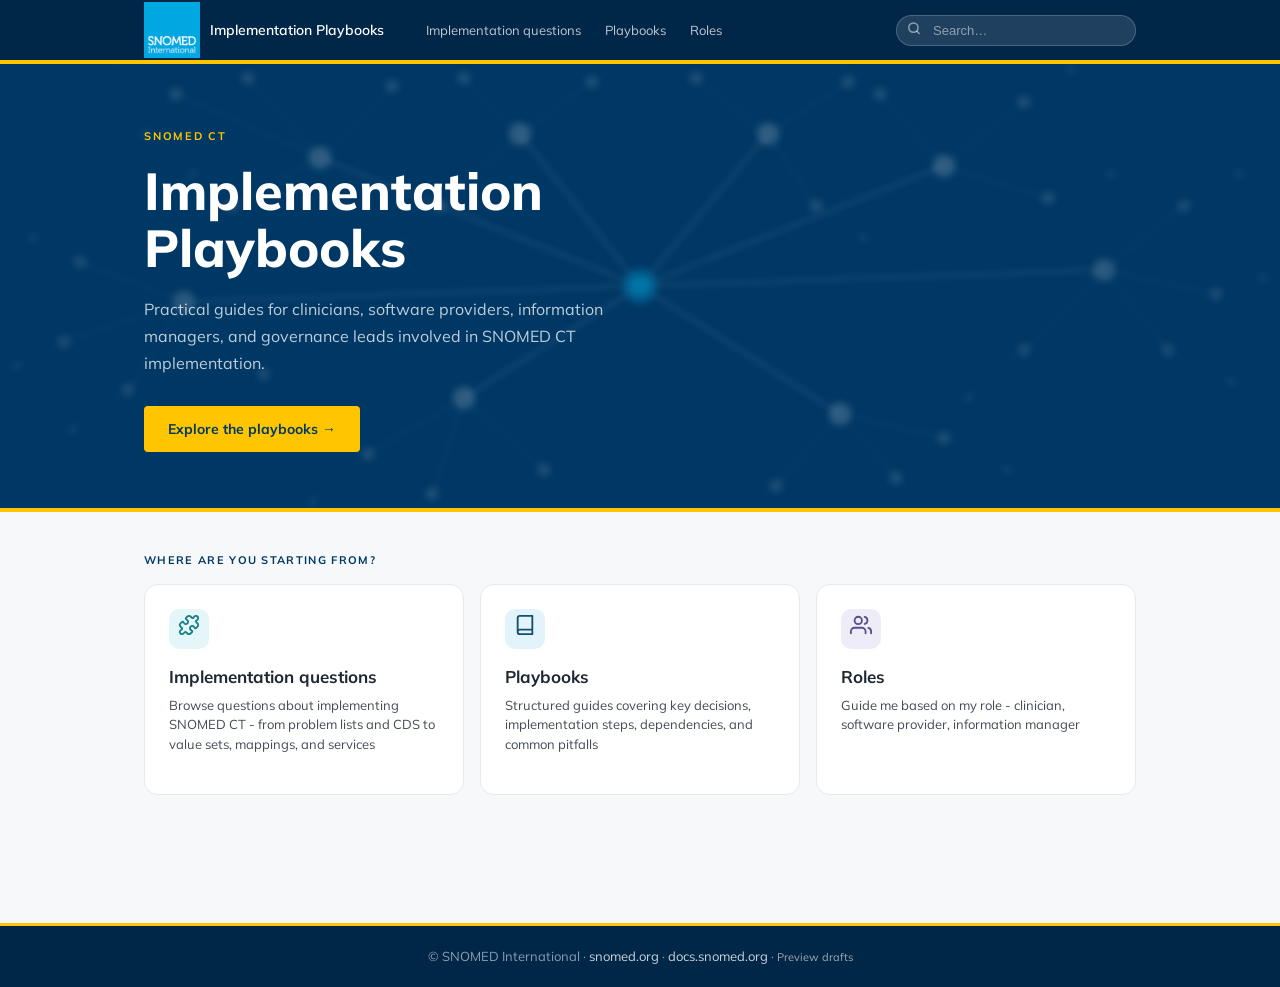
<file: navigator/index.html>
<!DOCTYPE html>
<html lang="en">
<head>
  <meta charset="UTF-8">
  <meta name="viewport" content="width=device-width, initial-scale=1.0">
  <meta name="description" content="SNOMED CT Implementation Playbooks - practical guides for implementing SNOMED CT by use case, capability, or role.">
  <title>SNOMED CT Implementation Playbooks</title>
  <link rel="icon" href="favicon.jpg" type="image/jpeg" sizes="32x32">
  <link rel="apple-touch-icon" href="apple-touch-icon.jpg" type="image/jpeg" sizes="180x180">
  <link rel="preconnect" href="https://fonts.googleapis.com">
  <link rel="preconnect" href="https://fonts.gstatic.com" crossorigin>
  <link href="https://fonts.googleapis.com/css2?family=Mulish:wght@300;400;600;700;800&display=swap" rel="stylesheet">
  <link rel="stylesheet" href="styles.css">
</head>
<body>

<!-- ── Header ─────────────────────────────────────────────────────────── -->
<header class="site-header" role="banner">
  <div class="header-inner">
    <a href="#/" class="header-logo" aria-label="SNOMED CT Implementation Playbooks - home">
      <img src="SI_logo.jpg" alt="SNOMED International" height="40" style="flex-shrink:0;display:block">
      <span class="logo-product">Implementation Playbooks</span>
    </a>

    <nav class="header-nav" aria-label="Perspectives">
      <a href="#/browse/capability">Implementation questions</a>
      <a href="#/playbooks">Playbooks</a>
      <a href="#/browse/role">Roles</a>
    </nav>

    <div class="header-search" role="search">
      <span class="search-icon" aria-hidden="true">
        <svg xmlns="http://www.w3.org/2000/svg" width="14" height="14" viewBox="0 0 24 24" fill="none" stroke="currentColor" stroke-width="2.5" stroke-linecap="round" stroke-linejoin="round">
          <circle cx="11" cy="11" r="8"/><path d="m21 21-4.35-4.35"/>
        </svg>
      </span>
      <input
        type="search"
        id="search-input"
        placeholder="Search…"
        aria-label="Search"
        aria-autocomplete="list"
        aria-controls="search-results"
        autocomplete="off"
      >
      <div id="search-results" class="search-results" role="listbox" aria-label="Search suggestions"></div>
    </div>
  </div>
</header>

<!-- ── Main ───────────────────────────────────────────────────────────── -->
<main id="main" role="main">

  <!-- Landing view -->
  <div id="view-landing" class="view">
    <div class="landing-hero">
      <div class="hero-bg-illustration" aria-hidden="true">
        <svg viewBox="0 0 1600 600" xmlns="http://www.w3.org/2000/svg" preserveAspectRatio="xMidYMid slice">
          <!-- Root → L1 edges -->
          <line x1="800" y1="300" x2="400" y2="140" stroke="white" stroke-width="1.5" opacity="0.35"/>
          <line x1="800" y1="300" x2="650" y2="110" stroke="white" stroke-width="1.5" opacity="0.35"/>
          <line x1="800" y1="300" x2="960" y2="110" stroke="white" stroke-width="1.5" opacity="0.35"/>
          <line x1="800" y1="300" x2="1180" y2="150" stroke="white" stroke-width="1.5" opacity="0.35"/>
          <line x1="800" y1="300" x2="580" y2="440" stroke="white" stroke-width="1.5" opacity="0.35"/>
          <line x1="800" y1="300" x2="1050" y2="460" stroke="white" stroke-width="1.5" opacity="0.35"/>
          <line x1="800" y1="300" x2="230" y2="320" stroke="white" stroke-width="1.5" opacity="0.3"/>
          <line x1="800" y1="300" x2="1380" y2="280" stroke="white" stroke-width="1.5" opacity="0.3"/>
          <!-- L1 → L2 edges -->
          <line x1="400" y1="140" x2="220" y2="60" stroke="white" stroke-width="0.9" opacity="0.2"/>
          <line x1="400" y1="140" x2="310" y2="40" stroke="white" stroke-width="0.9" opacity="0.2"/>
          <line x1="400" y1="140" x2="490" y2="50" stroke="white" stroke-width="0.9" opacity="0.2"/>
          <line x1="400" y1="140" x2="290" y2="200" stroke="white" stroke-width="0.9" opacity="0.2"/>
          <line x1="650" y1="110" x2="580" y2="40" stroke="white" stroke-width="0.9" opacity="0.2"/>
          <line x1="650" y1="110" x2="740" y2="45" stroke="white" stroke-width="0.9" opacity="0.2"/>
          <line x1="650" y1="110" x2="550" y2="200" stroke="white" stroke-width="0.9" opacity="0.2"/>
          <line x1="960" y1="110" x2="870" y2="40" stroke="white" stroke-width="0.9" opacity="0.2"/>
          <line x1="960" y1="110" x2="1060" y2="45" stroke="white" stroke-width="0.9" opacity="0.2"/>
          <line x1="960" y1="110" x2="1020" y2="200" stroke="white" stroke-width="0.9" opacity="0.2"/>
          <line x1="1180" y1="150" x2="1100" y2="60" stroke="white" stroke-width="0.9" opacity="0.2"/>
          <line x1="1180" y1="150" x2="1280" y2="70" stroke="white" stroke-width="0.9" opacity="0.2"/>
          <line x1="1180" y1="150" x2="1310" y2="190" stroke="white" stroke-width="0.9" opacity="0.2"/>
          <line x1="580" y1="440" x2="460" y2="510" stroke="white" stroke-width="0.9" opacity="0.2"/>
          <line x1="580" y1="440" x2="540" y2="560" stroke="white" stroke-width="0.9" opacity="0.2"/>
          <line x1="580" y1="440" x2="680" y2="530" stroke="white" stroke-width="0.9" opacity="0.2"/>
          <line x1="1050" y1="460" x2="970" y2="550" stroke="white" stroke-width="0.9" opacity="0.2"/>
          <line x1="1050" y1="460" x2="1120" y2="540" stroke="white" stroke-width="0.9" opacity="0.2"/>
          <line x1="1050" y1="460" x2="1180" y2="490" stroke="white" stroke-width="0.9" opacity="0.2"/>
          <line x1="230" y1="320" x2="100" y2="270" stroke="white" stroke-width="0.9" opacity="0.2"/>
          <line x1="230" y1="320" x2="80" y2="370" stroke="white" stroke-width="0.9" opacity="0.2"/>
          <line x1="230" y1="320" x2="160" y2="430" stroke="white" stroke-width="0.9" opacity="0.2"/>
          <line x1="230" y1="320" x2="330" y2="410" stroke="white" stroke-width="0.9" opacity="0.2"/>
          <line x1="1380" y1="280" x2="1480" y2="200" stroke="white" stroke-width="0.9" opacity="0.2"/>
          <line x1="1380" y1="280" x2="1520" y2="310" stroke="white" stroke-width="0.9" opacity="0.2"/>
          <line x1="1380" y1="280" x2="1460" y2="380" stroke="white" stroke-width="0.9" opacity="0.2"/>
          <line x1="1380" y1="280" x2="1280" y2="380" stroke="white" stroke-width="0.9" opacity="0.2"/>
          <!-- L2 → L3 edges (faint) -->
          <line x1="220" y1="60" x2="140" y2="20" stroke="white" stroke-width="0.6" opacity="0.12"/>
          <line x1="220" y1="60" x2="180" y2="110" stroke="white" stroke-width="0.6" opacity="0.12"/>
          <line x1="310" y1="40" x2="260" y2="10" stroke="white" stroke-width="0.6" opacity="0.12"/>
          <line x1="490" y1="50" x2="530" y2="10" stroke="white" stroke-width="0.6" opacity="0.12"/>
          <line x1="290" y1="200" x2="200" y2="240" stroke="white" stroke-width="0.6" opacity="0.12"/>
          <line x1="290" y1="200" x2="240" y2="160" stroke="white" stroke-width="0.6" opacity="0.12"/>
          <line x1="580" y1="40" x2="540" y2="10" stroke="white" stroke-width="0.6" opacity="0.12"/>
          <line x1="740" y1="45" x2="790" y2="10" stroke="white" stroke-width="0.6" opacity="0.12"/>
          <line x1="550" y1="200" x2="500" y2="250" stroke="white" stroke-width="0.6" opacity="0.12"/>
          <line x1="870" y1="40" x2="830" y2="10" stroke="white" stroke-width="0.6" opacity="0.12"/>
          <line x1="1060" y1="45" x2="1110" y2="10" stroke="white" stroke-width="0.6" opacity="0.12"/>
          <line x1="1020" y1="200" x2="1080" y2="240" stroke="white" stroke-width="0.6" opacity="0.12"/>
          <line x1="1100" y1="60" x2="1050" y2="20" stroke="white" stroke-width="0.6" opacity="0.12"/>
          <line x1="1280" y1="70" x2="1340" y2="30" stroke="white" stroke-width="0.6" opacity="0.12"/>
          <line x1="1310" y1="190" x2="1390" y2="160" stroke="white" stroke-width="0.6" opacity="0.12"/>
          <line x1="460" y1="510" x2="390" y2="570" stroke="white" stroke-width="0.6" opacity="0.12"/>
          <line x1="540" y1="560" x2="490" y2="590" stroke="white" stroke-width="0.6" opacity="0.12"/>
          <line x1="680" y1="530" x2="730" y2="580" stroke="white" stroke-width="0.6" opacity="0.12"/>
          <line x1="970" y1="550" x2="920" y2="590" stroke="white" stroke-width="0.6" opacity="0.12"/>
          <line x1="1120" y1="540" x2="1160" y2="585" stroke="white" stroke-width="0.6" opacity="0.12"/>
          <line x1="1180" y1="490" x2="1260" y2="530" stroke="white" stroke-width="0.6" opacity="0.12"/>
          <line x1="100" y1="270" x2="40" y2="240" stroke="white" stroke-width="0.6" opacity="0.12"/>
          <line x1="80" y1="370" x2="20" y2="400" stroke="white" stroke-width="0.6" opacity="0.12"/>
          <line x1="160" y1="430" x2="90" y2="480" stroke="white" stroke-width="0.6" opacity="0.12"/>
          <line x1="330" y1="410" x2="280" y2="470" stroke="white" stroke-width="0.6" opacity="0.12"/>
          <line x1="1480" y1="200" x2="1550" y2="160" stroke="white" stroke-width="0.6" opacity="0.12"/>
          <line x1="1520" y1="310" x2="1580" y2="290" stroke="white" stroke-width="0.6" opacity="0.12"/>
          <line x1="1460" y1="380" x2="1540" y2="420" stroke="white" stroke-width="0.6" opacity="0.12"/>
          <line x1="1280" y1="380" x2="1210" y2="440" stroke="white" stroke-width="0.6" opacity="0.12"/>
          <!-- Root node -->
          <circle cx="800" cy="300" r="22" fill="#00A9E0" opacity="0.45"/>
          <circle cx="800" cy="300" r="13" fill="#00A9E0" opacity="0.75"/>
          <!-- L1 nodes -->
          <circle cx="400"  cy="140" r="14" fill="white" opacity="0.28"/>
          <circle cx="650"  cy="110" r="14" fill="white" opacity="0.28"/>
          <circle cx="960"  cy="110" r="14" fill="white" opacity="0.28"/>
          <circle cx="1180" cy="150" r="14" fill="white" opacity="0.28"/>
          <circle cx="580"  cy="440" r="14" fill="white" opacity="0.28"/>
          <circle cx="1050" cy="460" r="14" fill="white" opacity="0.28"/>
          <circle cx="230"  cy="320" r="14" fill="white" opacity="0.24"/>
          <circle cx="1380" cy="280" r="14" fill="white" opacity="0.24"/>
          <!-- L2 nodes -->
          <circle cx="220"  cy="60"  r="8" fill="white" opacity="0.18"/>
          <circle cx="310"  cy="40"  r="8" fill="white" opacity="0.18"/>
          <circle cx="490"  cy="50"  r="8" fill="white" opacity="0.18"/>
          <circle cx="290"  cy="200" r="8" fill="white" opacity="0.18"/>
          <circle cx="580"  cy="40"  r="8" fill="white" opacity="0.18"/>
          <circle cx="740"  cy="45"  r="8" fill="white" opacity="0.18"/>
          <circle cx="550"  cy="200" r="8" fill="white" opacity="0.18"/>
          <circle cx="870"  cy="40"  r="8" fill="white" opacity="0.18"/>
          <circle cx="1060" cy="45"  r="8" fill="white" opacity="0.18"/>
          <circle cx="1020" cy="200" r="8" fill="white" opacity="0.18"/>
          <circle cx="1100" cy="60"  r="8" fill="white" opacity="0.18"/>
          <circle cx="1280" cy="70"  r="8" fill="white" opacity="0.18"/>
          <circle cx="1310" cy="190" r="8" fill="white" opacity="0.18"/>
          <circle cx="460"  cy="510" r="8" fill="white" opacity="0.18"/>
          <circle cx="540"  cy="560" r="8" fill="white" opacity="0.18"/>
          <circle cx="680"  cy="530" r="8" fill="white" opacity="0.18"/>
          <circle cx="970"  cy="550" r="8" fill="white" opacity="0.18"/>
          <circle cx="1120" cy="540" r="8" fill="white" opacity="0.18"/>
          <circle cx="1180" cy="490" r="8" fill="white" opacity="0.18"/>
          <circle cx="100"  cy="270" r="8" fill="white" opacity="0.15"/>
          <circle cx="80"   cy="370" r="8" fill="white" opacity="0.15"/>
          <circle cx="160"  cy="430" r="8" fill="white" opacity="0.15"/>
          <circle cx="330"  cy="410" r="8" fill="white" opacity="0.15"/>
          <circle cx="1480" cy="200" r="8" fill="white" opacity="0.15"/>
          <circle cx="1520" cy="310" r="8" fill="white" opacity="0.15"/>
          <circle cx="1460" cy="380" r="8" fill="white" opacity="0.15"/>
          <circle cx="1280" cy="380" r="8" fill="white" opacity="0.15"/>
          <!-- L3 nodes (smallest) -->
          <circle cx="140"  cy="20"  r="5" fill="white" opacity="0.1"/>
          <circle cx="180"  cy="110" r="5" fill="white" opacity="0.1"/>
          <circle cx="260"  cy="10"  r="5" fill="white" opacity="0.1"/>
          <circle cx="530"  cy="10"  r="5" fill="white" opacity="0.1"/>
          <circle cx="200"  cy="240" r="5" fill="white" opacity="0.1"/>
          <circle cx="240"  cy="160" r="5" fill="white" opacity="0.1"/>
          <circle cx="540"  cy="10"  r="5" fill="white" opacity="0.1"/>
          <circle cx="790"  cy="10"  r="5" fill="white" opacity="0.1"/>
          <circle cx="500"  cy="250" r="5" fill="white" opacity="0.1"/>
          <circle cx="830"  cy="10"  r="5" fill="white" opacity="0.1"/>
          <circle cx="1110" cy="10"  r="5" fill="white" opacity="0.1"/>
          <circle cx="1080" cy="240" r="5" fill="white" opacity="0.1"/>
          <circle cx="1050" cy="20"  r="5" fill="white" opacity="0.1"/>
          <circle cx="1340" cy="30"  r="5" fill="white" opacity="0.1"/>
          <circle cx="1390" cy="160" r="5" fill="white" opacity="0.1"/>
          <circle cx="390"  cy="570" r="5" fill="white" opacity="0.1"/>
          <circle cx="490"  cy="590" r="5" fill="white" opacity="0.1"/>
          <circle cx="730"  cy="580" r="5" fill="white" opacity="0.1"/>
          <circle cx="920"  cy="590" r="5" fill="white" opacity="0.1"/>
          <circle cx="1160" cy="585" r="5" fill="white" opacity="0.1"/>
          <circle cx="1260" cy="530" r="5" fill="white" opacity="0.1"/>
          <circle cx="40"   cy="240" r="5" fill="white" opacity="0.1"/>
          <circle cx="20"   cy="400" r="5" fill="white" opacity="0.1"/>
          <circle cx="90"   cy="480" r="5" fill="white" opacity="0.1"/>
          <circle cx="280"  cy="470" r="5" fill="white" opacity="0.1"/>
          <circle cx="1550" cy="160" r="5" fill="white" opacity="0.1"/>
          <circle cx="1580" cy="290" r="5" fill="white" opacity="0.1"/>
          <circle cx="1540" cy="420" r="5" fill="white" opacity="0.1"/>
          <circle cx="1210" cy="440" r="5" fill="white" opacity="0.1"/>
        </svg>
      </div>
      <div class="container">
        <div class="hero-inner">
          <div class="hero-left">
            <div class="hero-label">SNOMED CT</div>
            <h1 class="hero-title">Implementation<br>Playbooks</h1>
            <p class="hero-subtitle">Practical guides for clinicians, software providers, information managers, and governance leads involved in SNOMED CT implementation.</p>
            <a href="#/playbooks" class="hero-cta">Explore the playbooks →</a>
          </div>
        </div>
      </div>
    </div>

    <div class="landing-body">
      <div class="container">
        <p class="section-label">Where are you starting from?</p>
        <div id="entry-grid" class="entry-grid" role="list"></div>

      </div>
    </div>
  </div>

  <!-- Browse view -->
  <div id="view-browse" class="view">
    <div class="container">
      <div class="browse-header">
        <h2 id="browse-title" class="browse-title"></h2>
        <p id="browse-subtitle" class="browse-subtitle"></p>
      </div>
      <div id="role-intros" style="display:none"></div>
      <div id="filter-bar" class="filter-bar" role="toolbar" aria-label="Filter by category"></div>
      <div id="question-list" class="question-list" role="list"></div>
    </div>
  </div>

  <!-- Playbook view -->
  <div id="view-playbook" class="view">
    <div class="container" style="padding-top: 24px; padding-bottom: 48px;">
      <button id="playbook-back" class="back-btn" aria-label="Go back">
        <svg xmlns="http://www.w3.org/2000/svg" width="16" height="16" viewBox="0 0 24 24" fill="none" stroke="currentColor" stroke-width="2" stroke-linecap="round" stroke-linejoin="round" aria-hidden="true">
          <path d="m12 19-7-7 7-7"/><path d="M19 12H5"/>
        </svg>
        Back
      </button>
      <div id="playbook-content"></div>
    </div>
  </div>

  <!-- Question answer view -->
  <div id="view-question" class="view">
    <div class="container" style="padding-top:24px;padding-bottom:48px">
      <button id="question-back" class="back-btn" aria-label="Go back">
        <svg xmlns="http://www.w3.org/2000/svg" width="16" height="16" viewBox="0 0 24 24" fill="none" stroke="currentColor" stroke-width="2" stroke-linecap="round" stroke-linejoin="round" aria-hidden="true"><path d="m12 19-7-7 7-7"/><path d="M19 12H5"/></svg>
        Back to questions
      </button>
      <div id="question-content"></div>
    </div>
  </div>

  <!-- All playbooks view -->
  <div id="view-all-playbooks" class="view">
    <div class="pb-overview-hero">
      <div class="container">
        <div class="pb-overview-hero-inner">
          <div>
            <div class="hero-label" style="text-align:left;margin-bottom:8px">SNOMED CT implementation playbooks</div>
            <h1 class="pb-overview-title">What is a playbook?</h1>
            <p class="pb-overview-intro">A playbook is a practical, structured guide for implementing SNOMED CT in a specific context. Rather than theory, each playbook answers: <em>"What do I need to decide, build, and do - and in what order?"</em></p>
          </div>
          <div class="pb-overview-pillars">
            <div class="pb-overview-pillar">
              <span class="pb-overview-pillar-icon">🎯</span>
              <div class="pb-overview-pillar-label">Key decisions</div>
              <div class="pb-overview-pillar-desc">Critical choices with options and trade-offs</div>
            </div>
            <div class="pb-overview-pillar">
              <span class="pb-overview-pillar-icon">🪜</span>
              <div class="pb-overview-pillar-label">Implementation steps</div>
              <div class="pb-overview-pillar-desc">What to do first, next, and why</div>
            </div>
            <div class="pb-overview-pillar">
              <span class="pb-overview-pillar-icon">🔗</span>
              <div class="pb-overview-pillar-label">Dependencies</div>
              <div class="pb-overview-pillar-desc">What you need in place before you start</div>
            </div>
            <div class="pb-overview-pillar">
              <span class="pb-overview-pillar-icon">⚠️</span>
              <div class="pb-overview-pillar-label">Common pitfalls</div>
              <div class="pb-overview-pillar-desc">What typically goes wrong and how to avoid it</div>
            </div>
          </div>
        </div>
      </div>
    </div>
    <div class="container" style="padding-top:40px;padding-bottom:56px">
      <div id="pb-filter-bar" class="filter-bar" role="toolbar" aria-label="Filter playbooks by role" style="margin-bottom:24px"></div>
      <div id="all-playbooks-grid"></div>
    </div>
  </div>

  <!-- Demonstrators view -->
  <div id="view-demonstrators" class="view">
    <div class="container" style="padding-top:40px;padding-bottom:56px">
      <div class="browse-header">
        <h2 class="browse-title">Demonstrators &amp; Tools</h2>
        <p class="browse-subtitle">Open-source SNOMED CT implementation demos and utilities. Each links to a live application.</p>
      </div>
      <div id="demonstrators-content"></div>
    </div>
  </div>

  <!-- Search results page -->
  <div id="view-search" class="view">
    <div class="container" style="padding-top: 32px; padding-bottom: 48px;">
      <a href="#/" class="back-btn">
        <svg xmlns="http://www.w3.org/2000/svg" width="16" height="16" viewBox="0 0 24 24" fill="none" stroke="currentColor" stroke-width="2" stroke-linecap="round" stroke-linejoin="round" aria-hidden="true">
          <path d="m12 19-7-7 7-7"/><path d="M19 12H5"/>
        </svg>
        Home
      </a>
      <div class="search-page-header">
        <h2 id="search-page-title" class="search-page-title"></h2>
        <p id="search-page-sub" class="search-page-sub"></p>
      </div>
      <div id="search-results-main"></div>
    </div>
  </div>

</main>

<!-- ── Footer ─────────────────────────────────────────────────────────── -->
<footer class="site-footer" role="contentinfo">
  <div class="container">
    <p>
      © SNOMED International ·
      <a href="https://www.snomed.org" target="_blank" rel="noopener">snomed.org</a> ·
      <a href="https://docs.snomed.org" target="_blank" rel="noopener">docs.snomed.org</a> ·
      <a href="#" id="draft-access-link" style="color:var(--text-muted);font-size:11px">Preview drafts</a>
    </p>
  </div>
</footer>


<!-- ── Example popup modal ─────────────────────────────────────────────── -->
<div id="example-modal" class="example-modal-overlay" role="dialog" aria-modal="true" aria-labelledby="example-modal-title" hidden>
  <div class="example-modal-box">
    <div class="example-modal-header">
      <span id="example-modal-title" class="example-modal-title"></span>
      <button class="example-modal-close" aria-label="Close example">&times;</button>
    </div>
    <div class="example-modal-body">
      <pre class="example-modal-pre"><code id="example-modal-code"></code></pre>
    </div>
    <div class="example-modal-footer">
      <button class="example-copy-btn" id="example-copy-btn">Copy</button>
    </div>
  </div>
</div>

<script src="app.js"></script>
<div id="draft-pin-overlay" class="draft-pin-overlay" hidden>
  <div class="draft-pin-box" role="dialog" aria-modal="true" aria-labelledby="draft-pin-title">
    <div class="draft-pin-title" id="draft-pin-title">Preview drafts</div>
    <p class="draft-pin-desc">Enter the access PIN to view draft playbooks.</p>
    <input id="draft-pin-input" class="draft-pin-input" type="password" placeholder="PIN" autocomplete="off" />
    <p id="draft-pin-error" class="draft-pin-error" hidden>Incorrect PIN - try again.</p>
    <div class="draft-pin-actions">
      <button id="draft-pin-cancel" class="draft-pin-btn draft-pin-btn-cancel">Cancel</button>
      <button id="draft-pin-submit" class="draft-pin-btn draft-pin-btn-submit">Unlock</button>
    </div>
  </div>
</div>
</body>
</html>
</file>
<file: navigator/styles.css>
/* ─── SNOMED International Brand Palette ─────────────────────────────
   Primary
     Cerulean    #00A9E0  (Pantone 2995 C)
     Blumine     #12506B  (Pantone 3025 C)
     River Bed   #434A55  (Pantone 7545 C)
     Hit Gray    #A5AAAD  (Pantone 429 C)
     Athens Gray #E6E9EE  (Pantone 427 C)
   Secondary
     Eastern Blue  #25ACB8  (Pantone 3262 C)
     Silver Tree   #6DBBA1  (Pantone 563 C)
     Di Serria     #DE8345  (Pantone 7576 C)
     Mandy         #CE0037  (Pantone 206 C)
     Sea Buckthorn #F8A73D  (Pantone 1365 C)
     Camelot       #8D3057  (Pantone 7435 C)
     Deluge        #8072AC  (Pantone 7676 C)
   ───────────────────────────────────────────────────────────────────── */

:root {
  /* Brand primaries */
  --brand:          #003865;   /* Dark navy */
  --brand-dark:     #002648;   /* Dark navy darkened */
  --accent:         #FFC600;   /* Yellow/gold */
  --brand-light:    #E6F4F8;   /* Blumine 10% tint */
  --cerulean:       #00A9E0;   /* Cerulean */
  --cerulean-light: #CCF0FB;
  --eastern-blue:   #25ACB8;   /* Eastern Blue */

  /* Semantic colour ramps - each has text / bg / border */
  --blue-text:      #12506B;
  --blue-bg:        #E3F3FB;
  --blue-border:    #8DD1F1;

  --teal-text:      #1A7F89;
  --teal-bg:        #E4F6F7;
  --teal-border:    #96D8DD;

  --green-text:     #3E8A6E;
  --green-bg:       #EAF7F2;
  --green-border:   #A9D9C8;

  --amber-text:     #B06C00;
  --amber-bg:       #FEF5E4;
  --amber-border:   #F8D48F;

  --orange-text:    #A54E18;
  --orange-bg:      #FDF0E6;
  --orange-border:  #F0BC96;

  --red-text:       #9B0029;
  --red-bg:         #FCEAEE;
  --red-border:     #F09AB0;

  --purple-text:    #5A4D8A;
  --purple-bg:      #EEECf8;
  --purple-border:  #C4BCDF;

  --camelot-text:   #6A2440;
  --camelot-bg:     #F5EBF0;
  --camelot-border: #CFA8BB;

  --gray-text:      #434A55;
  --gray-bg:        #F0F1F3;
  --gray-border:    #C5C8CC;

  /* UI neutrals */
  --text-primary:   #1F2733;
  --text-secondary: #434A55;   /* River Bed */
  --text-muted:     #A5AAAD;   /* Hit Gray */

  --bg-page:        #F7F8FA;
  --bg-surface:     #FFFFFF;
  --border:         #E6E9EE;   /* Athens Gray */
  --border-hover:   #C5C8CC;

  --radius-sm:  6px;
  --radius-md:  10px;
  --radius-lg:  14px;
  --radius-xl:  20px;

  --shadow-sm:  0 1px 3px rgba(18,80,107,.08), 0 1px 2px rgba(18,80,107,.05);
  --shadow-md:  0 4px 14px rgba(18,80,107,.1),  0 2px 4px rgba(18,80,107,.06);

  --font: 'Mulish', -apple-system, BlinkMacSystemFont, "Segoe UI", Arial, sans-serif;
  --font-mono: "SF Mono", "Fira Code", Consolas, monospace;
  --transition: 0.15s ease;
}

/* ─── Reset ──────────────────────────────────────────────────────────── */
*, *::before, *::after { box-sizing: border-box; margin: 0; padding: 0; }
html { font-size: 16px; scroll-behavior: smooth; }
body {
  font-family: var(--font);
  color: var(--text-primary);
  background: var(--bg-page);
  line-height: 1.6;
  -webkit-font-smoothing: antialiased;
}
a { color: var(--cerulean); text-decoration: none; }
a:hover { text-decoration: underline; }
button { font-family: var(--font); cursor: pointer; }

/* ─── Layout ─────────────────────────────────────────────────────────── */
.container { max-width: 1040px; margin: 0 auto; padding: 0 24px; }

/* ─── Header ─────────────────────────────────────────────────────────── */
.site-header {
  background: var(--brand-dark);
  color: #fff;
  border-bottom: 4px solid var(--accent);
  position: sticky;
  top: 0;
  z-index: 100;
}
.header-inner {
  display: flex;
  align-items: center;
  gap: 24px;
  height: 60px;
  padding: 0 24px;
  max-width: 1040px;
  margin: 0 auto;
}
.header-logo {
  display: flex;
  align-items: center;
  gap: 10px;
  text-decoration: none;
  color: #fff;
  flex-shrink: 0;
}
.header-logo svg { color: var(--cerulean); }
.header-logo img { height: 56px; width: 56px; object-fit: cover; }
.logo-product { font-weight: 600; font-size: 14px; color: #fff; }

.header-nav { display: flex; gap: 4px; margin: 0 8px; }
.header-nav a {
  color: rgba(255,255,255,.75);
  font-size: 13px;
  padding: 6px 10px;
  border-radius: var(--radius-sm);
  transition: var(--transition);
  text-decoration: none;
  white-space: nowrap;
}
.header-nav a:hover,
.header-nav a.active { color: #fff; background: rgba(255,198,0,.15); }

.header-search { position: relative; margin-left: auto; }
.header-search input {
  background: rgba(255,255,255,.12);
  border: 1px solid rgba(255,255,255,.2);
  border-radius: 20px;
  color: #fff;
  padding: 7px 14px 7px 36px;
  font-size: 13px;
  width: 240px;
  outline: none;
  transition: var(--transition);
}
.header-search input::placeholder { color: rgba(255,255,255,.5); }
.header-search input:focus {
  background: rgba(255,255,255,.18);
  border-color: rgba(255,198,0,.5);
  width: 300px;
}
.search-icon {
  position: absolute;
  left: 11px;
  top: 50%;
  transform: translateY(-50%);
  color: rgba(255,255,255,.5);
  pointer-events: none;
}

/* ─── Search results dropdown ─────────────────────────────────────────── */
.search-results {
  position: absolute;
  top: calc(100% + 8px);
  right: 0;
  width: 440px;
  background: var(--bg-surface);
  border: 1px solid var(--border);
  border-radius: var(--radius-lg);
  box-shadow: var(--shadow-md);
  overflow: hidden;
  z-index: 200;
  display: none;
}
.search-results.visible { display: block; }
.search-results-header {
  padding: 10px 16px;
  font-size: 11px;
  text-transform: uppercase;
  letter-spacing: .06em;
  color: var(--text-muted);
  background: var(--bg-page);
  border-bottom: 1px solid var(--border);
  font-weight: 600;
}
.search-result-item {
  display: flex;
  align-items: flex-start;
  gap: 12px;
  padding: 12px 16px;
  border-bottom: 1px solid var(--border);
  cursor: pointer;
  transition: var(--transition);
  text-decoration: none;
  color: var(--text-primary);
}
.search-result-item:last-child { border-bottom: none; }
.search-result-item:hover { background: var(--bg-page); }
.search-result-icon {
  width: 28px; height: 28px;
  border-radius: 6px;
  display: flex; align-items: center; justify-content: center;
  flex-shrink: 0; margin-top: 1px;
}
.search-result-text { flex: 1; min-width: 0; }
.search-result-label { font-size: 13px; color: var(--text-primary); line-height: 1.4; margin-bottom: 2px; }
.search-result-sub { font-size: 11px; color: var(--text-muted); }
.search-result-tag { font-size: 11px; color: var(--text-muted); background: var(--bg-page); padding: 1px 7px; border-radius: 10px; border: 1px solid var(--border); white-space: nowrap; }
.search-empty { padding: 24px; text-align: center; color: var(--text-muted); font-size: 14px; }

/* ─── Main ─────────────────────────────────────────────────────────── */
main { min-height: calc(100vh - 60px - 64px); padding-bottom: 48px; }

/* ─── Landing hero ───────────────────────────────────────────────────── */
.landing-hero {
  background: var(--brand);
  color: #fff;
  padding: 64px 24px 56px;
  border-bottom: 4px solid var(--accent);
  position: relative;
  overflow: hidden;
}
.hero-bg-illustration {
  position: absolute;
  inset: 0;
  pointer-events: none;
  filter: blur(3px);
  opacity: 0.6;
}
.hero-bg-illustration svg {
  width: 100%;
  height: 100%;
  object-fit: cover;
}
.hero-inner {
  max-width: 1040px;
  margin: 0 auto;
  display: grid;
  grid-template-columns: 1fr auto;
  gap: 48px;
  align-items: center;
  position: relative;
  z-index: 1;
}
.hero-left {}
.hero-label {
  font-size: 11px;
  font-weight: 700;
  text-transform: uppercase;
  letter-spacing: .16em;
  color: var(--accent);
  margin-bottom: 16px;
}
.hero-title {
  font-size: clamp(32px, 5vw, 52px);
  font-weight: 800;
  line-height: 1.1;
  margin-bottom: 20px;
  color: #fff;
}
.hero-subtitle {
  font-size: 16px;
  line-height: 1.7;
  color: rgba(255,255,255,.75);
  max-width: 480px;
  margin-bottom: 28px;
}
.hero-cta {
  display: inline-block;
  background: var(--accent);
  color: var(--brand);
  font-weight: 700;
  font-size: 14px;
  padding: 12px 24px;
  border-radius: 4px;
  text-decoration: none;
  transition: var(--transition);
}
.hero-cta:hover { background: #e6b200; text-decoration: none; }
.hero-right {
  display: flex;
  flex-direction: column;
  gap: 20px;
  padding: 32px 40px;
  background: rgba(255,255,255,.07);
  border: 1px solid rgba(255,255,255,.12);
  border-radius: 12px;
  min-width: 200px;
}
.hero-stat {}
.hero-stat-number {
  font-size: 40px;
  font-weight: 800;
  color: var(--cerulean);
  line-height: 1;
  margin-bottom: 4px;
}
.hero-stat-label {
  font-size: 13px;
  color: rgba(255,255,255,.65);
  font-weight: 400;
}
@media (max-width: 768px) {
  .hero-inner { grid-template-columns: 1fr; }
  .hero-right { flex-direction: row; justify-content: space-around; padding: 20px; }
  .hero-stat-number { font-size: 28px; }
}

.landing-body { padding: 40px 0; }
.section-label {
  font-size: 11px;
  text-transform: uppercase;
  letter-spacing: .12em;
  color: var(--brand);
  font-weight: 700;
  margin-bottom: 14px;
}

/* ─── Entry cards ────────────────────────────────────────────────────── */
.entry-grid {
  display: grid;
  grid-template-columns: repeat(3, 1fr);
  gap: 16px;
  margin-bottom: 40px;
}
.entry-card {
  background: var(--bg-surface);
  border: 1.5px solid var(--border);
  border-radius: var(--radius-lg);
  padding: 24px;
  cursor: pointer;
  transition: var(--transition);
  text-align: left;
  display: block;
  color: var(--text-primary);
  text-decoration: none;
}
.entry-card:hover {
  border-color: var(--cerulean);
  box-shadow: var(--shadow-md);
  transform: translateY(-1px);
  text-decoration: none;
}
.entry-card-icon {
  width: 40px; height: 40px;
  border-radius: 10px;
  display: flex; align-items: center; justify-content: center;
  margin-bottom: 14px;
}
.entry-card-title { font-size: 17px; font-weight: 700; margin-bottom: 6px; }
.entry-card-desc { font-size: 13px; color: var(--text-secondary); line-height: 1.5; margin-bottom: 16px; }
.entry-card-count { font-size: 12px; font-weight: 600; }

/* ─── Playbook chips ─────────────────────────────────────────────────── */
.chip-row { display: flex; flex-wrap: wrap; gap: 8px; }
.landing-pb-grid {
  display: grid;
  grid-template-columns: repeat(auto-fill, minmax(220px, 1fr));
  gap: 12px;
}
.landing-pb-card {
  display: flex;
  align-items: stretch;
  border: 1px solid var(--border);
  border-radius: var(--radius);
  background: var(--bg-surface);
  text-decoration: none;
  color: var(--text-primary);
  overflow: hidden;
  transition: box-shadow 0.15s, transform 0.15s;
}
.landing-pb-card:hover { box-shadow: 0 4px 12px rgba(0,0,0,0.10); transform: translateY(-2px); }
.landing-pb-card-band { width: 6px; flex-shrink: 0; }
.landing-pb-card-body { padding: 12px 14px; }
.landing-pb-card-title { font-size: 13px; font-weight: 700; line-height: 1.3; margin-bottom: 3px; }
.landing-pb-card-sub { font-size: 12px; color: var(--text-secondary); line-height: 1.4; }
.chip {
  display: inline-flex;
  align-items: center;
  gap: 5px;
  padding: 5px 12px;
  border-radius: var(--radius-xl);
  font-size: 12px;
  font-weight: 500;
  cursor: pointer;
  border: 1.5px solid;
  transition: var(--transition);
  text-decoration: none;
}
.chip:hover { opacity: .8; transform: translateY(-1px); text-decoration: none; }

/* ─── Browse view ────────────────────────────────────────────────────── */
.browse-header { padding: 32px 0 24px; border-bottom: 1px solid var(--border); margin-bottom: 24px; }
.browse-title { font-size: 22px; font-weight: 700; margin-bottom: 6px; display: flex; align-items: center; gap: 10px; }
.browse-subtitle { font-size: 14px; color: var(--text-secondary); }

.filter-bar { display: flex; flex-direction: column; gap: 0; margin-bottom: 32px; border: 1px solid #c8d8e8; border-radius: var(--radius); background: #f0f5fa; overflow: hidden; box-shadow: 0 2px 8px rgba(0,0,0,0.06); position: sticky; top: 8px; z-index: 10; }
.filter-row { display: flex; flex-wrap: wrap; align-items: center; gap: 6px; padding: 10px 14px; }
.filter-row + .filter-row { border-top: 1px solid #c8d8e8; }
.filter-row-label {
  font-size: 11px;
  font-weight: 700;
  letter-spacing: 0.06em;
  text-transform: uppercase;
  color: var(--text-secondary);
  white-space: nowrap;
  margin-right: 4px;
  flex-shrink: 0;
}
.filter-btn {
  padding: 4px 12px;
  border-radius: var(--radius-xl);
  border: 1.5px solid #b0c8d8;
  background: white;
  font-size: 12.5px;
  cursor: pointer;
  transition: var(--transition);
  color: var(--text-secondary);
}
.filter-btn:hover { border-color: var(--cerulean); color: var(--text-primary); background: white; }
.filter-btn.active { border-color: var(--cerulean); background: #00A9E0; color: white; font-weight: 600; }
.filter-btn-role.active { border-color: #8072AC; background: #8072AC; color: white; font-weight: 600; }
.filter-row-search { justify-content: flex-end; padding: 8px 14px; border-top: 1px solid #c8d8e8; background: #e8f0f8; }
.q-search-input {
  width: 260px;
  padding: 6px 14px;
  border-radius: var(--radius-xl);
  border: 1.5px solid var(--border);
  background: var(--bg-surface);
  font-size: 13px;
  font-family: inherit;
  color: var(--text-primary);
  outline: none;
  transition: var(--transition);
}
.q-search-input:focus { border-color: var(--cerulean); }
.q-search-input::placeholder { color: var(--text-secondary); }
mark { background: #fff3b0; color: inherit; border-radius: 2px; padding: 0 1px; }
.role-iq-link {
  display: inline-flex;
  align-items: center;
  gap: 6px;
  margin: 6px 0;
  padding: 8px 16px;
  border-radius: var(--radius-xl);
  border: 1.5px solid var(--border);
  background: var(--bg-surface);
  font-size: 14px;
  color: var(--text-secondary);
  text-decoration: none;
  transition: var(--transition);
}
.role-iq-link:hover { border-color: var(--cerulean); color: var(--text-primary); }
div:has(> .role-iq-link) { display: flex; flex-direction: column; align-items: flex-start; gap: 4px; }

.question-list { display: flex; flex-direction: column; gap: 6px; }
.question-item {
  display: flex;
  align-items: center;
  gap: 12px;
  padding: 14px 18px;
  background: var(--bg-surface);
  border: 1px solid var(--border);
  border-radius: var(--radius-md);
  cursor: pointer;
  transition: var(--transition);
  text-decoration: none;
  color: var(--text-primary);
}
.question-item:hover {
  border-color: var(--cerulean);
  box-shadow: var(--shadow-sm);
  text-decoration: none;
  color: var(--text-primary);
}
.question-id { font-size: 11px; color: var(--text-muted); min-width: 36px; font-weight: 600; font-family: var(--font-mono); }
.question-text { flex: 1; font-size: 14px; line-height: 1.4; }
.question-pb-tag { font-size: 11px; padding: 2px 9px; border-radius: 10px; border: 1px solid; white-space: nowrap; font-weight: 500; }
.question-arrow { color: var(--text-muted); flex-shrink: 0; }

/* ─── Playbook view ──────────────────────────────────────────────────── */
.back-btn {
  display: inline-flex;
  align-items: center;
  gap: 6px;
  font-size: 13px;
  color: var(--cerulean);
  background: none;
  border: none;
  cursor: pointer;
  padding: 8px 0;
  margin-bottom: 16px;
}
.back-btn:hover { text-decoration: underline; }

.playbook-header {
  border-radius: var(--radius-lg);
  padding: 32px;
  margin-bottom: 24px;
  color: #fff;
}
.playbook-type { font-size: 11px; text-transform: uppercase; letter-spacing: .1em; opacity: .7; margin-bottom: 8px; }
.playbook-title { font-size: 26px; font-weight: 700; margin-bottom: 8px; }
.playbook-subtitle { font-size: 14px; opacity: .85; margin-bottom: 16px; }
.playbook-audience { display: flex; gap: 8px; flex-wrap: wrap; }
.audience-badge {
  font-size: 12px;
  padding: 3px 10px;
  border-radius: var(--radius-xl);
  background: rgba(255,255,255,.2);
  border: 1px solid rgba(255,255,255,.3);
}

.overview-text {
  max-width: 72ch;
  margin: 4px 0 28px;
  padding-left: 18px;
  border-left: 3px solid var(--border);
}
.overview-text p { margin: 0; }
.overview-text p + p { margin-top: 14px; }
.overview-lead { font-size: 17px; line-height: 1.65; color: var(--text-primary); }
.overview-para { font-size: 15px; line-height: 1.75; color: var(--text-secondary); }
.overview-text p + .overview-list { margin-top: 8px; }
.overview-list + p { margin-top: 14px; }
.overview-list { margin: 0; padding-left: 20px; }
.overview-list li { font-size: 15px; line-height: 1.65; color: var(--text-secondary); padding-left: 2px; }
.overview-list li + li { margin-top: 6px; }
.overview-list li::marker { color: var(--text-muted, var(--text-secondary)); }
.overview-list strong { color: var(--text-primary); font-weight: 600; }

.playbook-sections { display: grid; gap: 16px; }
.pb-card {
  background: var(--bg-surface);
  border: 1px solid var(--border);
  border-radius: var(--radius-lg);
  padding: 24px;
}
.pb-card-title {
  display: flex;
  align-items: center;
  gap: 8px;
  font-size: 14px;
  font-weight: 600;
  color: var(--text-primary);
  margin-bottom: 16px;
}
.pb-card-title svg { color: var(--text-muted); flex-shrink: 0; }

/* Considerations (replaces old decision pick-list) */
.consideration-list { display: flex; flex-direction: column; gap: 10px; }
.consideration-item {
  display: flex;
  gap: 14px;
  align-items: flex-start;
  padding: 14px 16px;
  background: var(--bg-page);
  border-radius: var(--radius-md);
  border: 1px solid var(--border);
  transition: var(--transition);
}
.consideration-item:hover { border-color: var(--c-border, var(--border-hover)); }
.consideration-num {
  width: 26px; height: 26px;
  border-radius: 50%;
  background: var(--c-bg, var(--bg-page));
  border: 1.5px solid var(--c-border, var(--border));
  color: var(--c-text, var(--text-secondary));
  font-size: 12px; font-weight: 700;
  display: flex; align-items: center; justify-content: center;
  flex-shrink: 0; margin-top: 1px;
}
.consideration-body { flex: 1; min-width: 0; }
.consideration-q { font-size: 14px; font-weight: 600; color: var(--text-primary); margin-bottom: 5px; line-height: 1.4; }
.consideration-guidance { font-size: 13px; color: var(--text-secondary); line-height: 1.6; }
.consideration-guidance p { margin: 0; }
.consideration-guidance p + p { margin-top: 8px; }
.guidance-list { margin: 6px 0 8px; padding-left: 18px; }
.guidance-list li + li { margin-top: 4px; }
.guidance-list strong { color: var(--text-primary); font-weight: 600; }

/* Steps */
.step-list { display: flex; flex-direction: column; gap: 10px; }
.step-item { display: flex; gap: 14px; align-items: flex-start; }
.step-num {
  width: 24px; height: 24px;
  border-radius: 50%;
  display: flex; align-items: center; justify-content: center;
  font-size: 12px; font-weight: 700;
  flex-shrink: 0; margin-top: 2px;
}
.step-title { font-size: 14px; font-weight: 600; margin-bottom: 3px; }
.step-desc { font-size: 13px; color: var(--text-secondary); line-height: 1.5; }
.step-options { display: grid; grid-template-columns: 1fr 1fr; gap: 10px; margin-top: 8px; }
@media (max-width: 600px) { .step-options { grid-template-columns: 1fr; } }
.step-option-card { background: var(--bg-secondary); border: 1px solid var(--border); border-radius: 8px; padding: 10px 12px; }
.decision-option-card { background: #FBFCFD; border-color: var(--border); }
.step-option-label { font-size: 12px; font-weight: 700; text-transform: uppercase; letter-spacing: 0.04em; color: var(--text-secondary); margin-bottom: 6px; }
.step-option-points { list-style: none; margin: 0; padding: 0; display: flex; flex-direction: column; gap: 4px; }
.step-option-points li { font-size: 13px; color: var(--text-secondary); line-height: 1.45; padding-left: 14px; position: relative; }
.step-option-points li::before { content: "•"; position: absolute; left: 0; color: var(--text-muted, var(--text-secondary)); }

/* ─── Example trigger button ─────────────────────────────────────────── */
.example-triggers { display: flex; flex-wrap: wrap; gap: 6px; margin-top: 8px; }
.example-btn {
  display: inline-flex; align-items: center; gap: 5px;
  padding: 3px 9px; border-radius: 20px;
  border: 1px solid var(--cerulean, #00A9E0);
  background: transparent; color: var(--cerulean, #00A9E0);
  font-size: 11px; font-weight: 600; font-family: inherit;
  cursor: pointer; transition: background 0.15s, color 0.15s;
  line-height: 1.4;
}
.example-btn:hover { background: var(--cerulean, #00A9E0); color: #fff; }
.example-btn svg { flex-shrink: 0; }

/* ─── Example modal ──────────────────────────────────────────────────── */
.example-modal-overlay {
  position: fixed; inset: 0; z-index: 1000;
  background: rgba(0,0,0,0.55);
  display: flex; align-items: center; justify-content: center;
  padding: 24px;
}
.example-modal-overlay[hidden] { display: none; }
.example-modal-box {
  background: #1e2530; border-radius: 10px;
  width: 100%; max-width: 680px;
  box-shadow: 0 20px 60px rgba(0,0,0,0.4);
  display: flex; flex-direction: column; max-height: 80vh;
  overflow: hidden;
}
.example-modal-header {
  display: flex; align-items: center; justify-content: space-between;
  padding: 14px 18px; border-bottom: 1px solid rgba(255,255,255,0.08);
}
.example-modal-title { font-size: 13px; font-weight: 600; color: #a9c2d4; }
.example-modal-close {
  background: none; border: none; color: #a9c2d4; font-size: 20px;
  line-height: 1; cursor: pointer; padding: 0 2px;
}
.example-modal-close:hover { color: #fff; }
.example-modal-body { overflow-y: auto; padding: 0; flex: 1; }
.example-modal-pre {
  margin: 0; padding: 18px 20px;
  font-family: 'JetBrains Mono', 'Fira Code', 'Menlo', monospace;
  font-size: 12px; line-height: 1.65; color: #d4e6f3;
  white-space: pre; overflow-x: auto; background: transparent;
}
.example-modal-footer {
  padding: 10px 18px; border-top: 1px solid rgba(255,255,255,0.08);
  display: flex; justify-content: flex-end;
}
.example-copy-btn {
  padding: 5px 14px; border-radius: 6px; font-size: 12px; font-weight: 600;
  border: 1px solid rgba(255,255,255,0.2); background: rgba(255,255,255,0.08);
  color: #a9c2d4; cursor: pointer; font-family: inherit;
}
.example-copy-btn:hover { background: rgba(255,255,255,0.15); color: #fff; }

/* ─── Validation error resolution section ────────────────────────────── */
.pb-error-handling {
  border-color: var(--amber-border);
  background: #FFFBF6;
}

.error-handling-intro {
  font-size: 13px;
  color: var(--text-secondary);
  line-height: 1.6;
  margin-bottom: 16px;
}

.error-scenario-grid {
  display: grid;
  grid-template-columns: repeat(2, 1fr);
  gap: 12px;
  margin-bottom: 14px;
}

.error-scenario-card {
  background: var(--bg-surface);
  border: 1px solid var(--border);
  border-radius: var(--radius-md);
  overflow: hidden;
  display: flex;
  flex-direction: column;
}

.error-scenario-header {
  display: flex;
  align-items: flex-start;
  gap: 8px;
  padding: 11px 14px;
  background: var(--brand-light);
  border-bottom: 1px solid var(--blue-border);
}
.error-scenario-header svg { color: var(--brand); flex-shrink: 0; margin-top: 1px; }

.error-scenario-trigger {
  font-size: 12px;
  font-weight: 700;
  color: var(--brand);
  line-height: 1.35;
}

.error-scenario-body {
  padding: 12px 14px;
  display: flex;
  flex-direction: column;
  gap: 10px;
  flex: 1;
}

.error-scenario-section { display: flex; flex-direction: column; gap: 4px; }

.error-scenario-label {
  font-size: 10px;
  font-weight: 700;
  text-transform: uppercase;
  letter-spacing: .07em;
  color: var(--text-muted);
}

.error-scenario-text {
  font-size: 12.5px;
  color: var(--text-secondary);
  line-height: 1.55;
}

.error-resolution-steps {
  margin: 2px 0 0 16px;
  display: flex;
  flex-direction: column;
  gap: 6px;
}
.error-resolution-steps li {
  font-size: 12.5px;
  color: var(--text-secondary);
  line-height: 1.55;
  padding-left: 2px;
}

.error-handling-note {
  display: flex;
  align-items: flex-start;
  gap: 8px;
  padding: 10px 14px;
  background: var(--green-bg);
  border: 1px solid var(--green-border);
  border-radius: var(--radius-sm);
  font-size: 12px;
  color: var(--green-text);
  line-height: 1.5;
}
.error-handling-note svg { color: var(--green-text); flex-shrink: 0; margin-top: 1px; }

/* Two-col grid */
.two-col { display: grid; grid-template-columns: 1fr 1fr; gap: 16px; }

/* Dependencies */
.dep-list { display: flex; flex-direction: column; gap: 8px; }
.dep-item {
  display: flex; align-items: center; gap: 10px;
  padding: 9px 12px;
  background: var(--bg-page);
  border-radius: var(--radius-sm);
  font-size: 13px;
}
.dep-item svg { color: var(--text-muted); flex-shrink: 0; }

/* Pitfalls */
.pitfall-list { display: flex; flex-direction: column; gap: 8px; }
.pitfall-item {
  font-size: 13px;
  line-height: 1.5;
  padding: 10px 12px;
  background: var(--bg-surface);
  border: 1px solid var(--amber-border);
  border-radius: var(--radius-sm);
  color: var(--amber-text);
}

/* Resources */
.resource-grid { display: grid; grid-template-columns: repeat(auto-fill, minmax(200px, 1fr)); gap: 10px; }
.resource-item {
  display: flex;
  align-items: flex-start;
  gap: 10px;
  padding: 12px;
  border: 1px solid var(--border);
  border-radius: var(--radius-md);
  text-decoration: none;
  color: var(--text-primary);
  transition: var(--transition);
}
.resource-item:hover { border-color: var(--cerulean); background: var(--blue-bg); text-decoration: none; }
.resource-item svg { color: var(--text-muted); flex-shrink: 0; margin-top: 2px; }
.resource-type {
  font-size: 10px;
  text-transform: uppercase;
  letter-spacing: .06em;
  margin-bottom: 3px;
  font-weight: 600;
  display: inline-block;
  padding: 1px 5px;
  border-radius: 3px;
}
.resource-type-tool { background: var(--blue-bg); color: var(--blue-text); }
.resource-type-guide { background: var(--bg-page); color: var(--text-muted); }
.resource-type-spec { background: var(--purple-bg); color: var(--purple-text); }
.resource-type-demo { background: #e6f7f0; color: #1a7a52; }
.resource-title { font-size: 13px; font-weight: 600; line-height: 1.3; }

/* Related questions */
.related-card { background: var(--bg-page); border-radius: var(--radius-md); padding: 16px; margin-top: 8px; }
.related-item { display: flex; gap: 10px; font-size: 13px; color: var(--text-secondary); padding: 4px 0; }
.related-id { color: var(--text-muted); font-family: var(--font-mono); font-size: 11px; min-width: 36px; padding-top: 1px; }

/* ─── Question answer page ────────────────────────────────────────────── */
.qa-question-block {
  margin-bottom: 28px;
}
.qa-qid {
  font-size: 11px;
  font-family: var(--font-mono);
  font-weight: 600;
  color: var(--text-muted);
  text-transform: uppercase;
  letter-spacing: .08em;
  margin-bottom: 8px;
}
.qa-question {
  font-size: clamp(18px, 3vw, 26px);
  font-weight: 700;
  color: var(--text-primary);
  line-height: 1.3;
}

.qa-answer-block {
  background: var(--brand-light);
  border: 1.5px solid var(--blue-border);
  border-radius: var(--radius-lg);
  padding: 24px;
  margin-bottom: 20px;
}
.qa-answer-label {
  display: flex;
  align-items: center;
  gap: 6px;
  font-size: 11px;
  font-weight: 700;
  text-transform: uppercase;
  letter-spacing: .08em;
  color: var(--brand);
  margin-bottom: 12px;
}
.qa-answer-label svg { color: var(--cerulean); }
.qa-answer-text {
  font-size: 15px;
  line-height: 1.75;
  color: var(--text-primary);
}

.qa-keypoints-block,
.qa-playbooks-block,
.qa-related-block {
  margin-bottom: 24px;
}
.qa-section-title {
  display: flex;
  align-items: center;
  gap: 7px;
  font-size: 13px;
  font-weight: 600;
  color: var(--text-secondary);
  text-transform: uppercase;
  letter-spacing: .06em;
  margin-bottom: 14px;
}
.qa-section-title svg { color: var(--text-muted); }

.qa-keypoints {
  list-style: none;
  display: flex;
  flex-direction: column;
  gap: 8px;
}
.qa-keypoint {
  display: flex;
  align-items: flex-start;
  gap: 12px;
  font-size: 14px;
  color: var(--text-primary);
  line-height: 1.5;
  padding: 12px 16px;
  background: var(--bg-surface);
  border: 1px solid var(--border);
  border-radius: var(--radius-md);
}
.qa-pitfall {
  display: flex;
  align-items: flex-start;
  gap: 10px;
  margin-top: 12px;
  padding: 12px 16px;
  font-size: 14px;
  line-height: 1.5;
  color: var(--amber-text);
  background: var(--bg-surface);
  border: 1px solid var(--amber-border);
  border-radius: var(--radius-md);
}
.qa-pitfall svg { flex-shrink: 0; margin-top: 2px; }
.qa-keypoint-dot {
  width: 8px;
  height: 8px;
  border-radius: 50%;
  background: var(--cerulean);
  flex-shrink: 0;
  margin-top: 5px;
}

.qa-playbook-cards {
  display: grid;
  grid-template-columns: repeat(auto-fill, minmax(300px, 1fr));
  gap: 14px;
}
.qa-pb-card {
  display: flex;
  background: var(--bg-surface);
  border: 1.5px solid var(--border);
  border-radius: var(--radius-lg);
  overflow: hidden;
  text-decoration: none;
  color: var(--text-primary);
  transition: var(--transition);
}
.qa-pb-card:hover {
  border-color: var(--cerulean);
  box-shadow: var(--shadow-md);
  transform: translateY(-2px);
  text-decoration: none;
}
.qa-pb-card-band {
  width: 6px;
  flex-shrink: 0;
}
.qa-pb-card-body {
  padding: 16px 18px;
  flex: 1;
  display: flex;
  flex-direction: column;
  gap: 5px;
}
.qa-pb-card-title {
  font-size: 15px;
  font-weight: 700;
  display: flex;
  align-items: center;
  gap: 7px;
}
.qa-pb-card-sub {
  font-size: 12px;
  color: var(--text-secondary);
  line-height: 1.4;
}
.qa-pb-card-stats {
  display: flex;
  gap: 12px;
  font-size: 11px;
  color: var(--text-muted);
  margin-top: 4px;
}
.qa-pb-card-stats span { display: inline-flex; align-items: center; gap: 4px; }
.qa-pb-card-cta {
  display: inline-flex;
  align-items: center;
  gap: 4px;
  font-size: 12px;
  font-weight: 600;
  margin-top: 6px;
}

/* ─── All playbooks overview hero ─────────────────────────────────────── */
.pb-overview-hero {
  background: var(--brand-dark);
  color: #fff;
  padding: 40px 0 36px;
  border-bottom: 3px solid var(--accent);
}
.pb-overview-hero-inner {
  display: grid;
  grid-template-columns: 1fr 1fr;
  gap: 48px;
  align-items: start;
}
.pb-overview-title {
  font-size: 28px;
  font-weight: 700;
  margin-bottom: 12px;
  color: #fff;
}
.pb-overview-intro {
  font-size: 15px;
  line-height: 1.7;
  opacity: .85;
}
.pb-overview-intro em { color: #fff; font-style: italic; font-weight: 400; opacity: 1; }
.pb-overview-pillars {
  display: grid;
  grid-template-columns: 1fr 1fr;
  gap: 12px;
}
.pb-overview-pillar {
  background: rgba(255,255,255,.08);
  border: 1px solid rgba(255,255,255,.12);
  border-radius: var(--radius-md);
  padding: 14px;
}
.pb-overview-pillar-icon { font-size: 18px; display: block; margin-bottom: 6px; }
.pb-overview-pillar-label { font-size: 13px; font-weight: 600; margin-bottom: 3px; }
.pb-overview-pillar-desc { font-size: 12px; opacity: .65; line-height: 1.4; }

/* ─── Playbook groups ─────────────────────────────────────────────────── */
.pb-group { margin-bottom: 48px; }
.pb-group:last-child { margin-bottom: 0; }
.pb-group-header { margin-bottom: 20px; padding-bottom: 14px; border-bottom: 2px solid var(--cerulean); }
.pb-group-label { font-size: 18px; font-weight: 700; color: var(--brand); margin-bottom: 4px; }
.pb-group-desc { font-size: 13px; color: var(--text-secondary); }
.pb-group-grid {
  display: grid;
  grid-template-columns: repeat(auto-fill, minmax(320px, 1fr));
  gap: 16px;
}

/* ─── Full playbook card ──────────────────────────────────────────────── */
.pb-full-card {
  background: var(--bg-surface);
  border: 1px solid var(--border);
  border-radius: var(--radius-lg);
  display: flex;
  gap: 0;
  text-decoration: none;
  color: var(--text-primary);
  transition: var(--transition);
  overflow: hidden;
}
.pb-full-card:hover {
  border-color: var(--cerulean);
  box-shadow: var(--shadow-md);
  transform: translateY(-2px);
  text-decoration: none;
}
.pb-full-card-accent {
  width: 52px;
  flex-shrink: 0;
  display: flex;
  align-items: flex-start;
  justify-content: center;
  padding-top: 20px;
}
.pb-full-card-body {
  flex: 1;
  padding: 18px 18px 16px 14px;
  display: flex;
  flex-direction: column;
  min-width: 0;
}
.pb-full-card-title {
  font-size: 15px;
  font-weight: 700;
  color: var(--text-primary);
  margin-bottom: 3px;
}
.pb-full-card-subtitle {
  font-size: 12px;
  color: var(--text-muted);
  margin-bottom: 10px;
  line-height: 1.4;
}
.pb-full-card-overview {
  font-size: 13px;
  color: var(--text-secondary);
  line-height: 1.6;
  margin-bottom: 14px;
  flex: 1;
  /* Clamp to 3 lines */
  display: -webkit-box;
  -webkit-line-clamp: 3;
  -webkit-box-orient: vertical;
  overflow: hidden;
}
.pb-full-card-stats {
  display: flex;
  flex-wrap: wrap;
  gap: 10px;
  margin-bottom: 14px;
}
.pb-stat {
  display: inline-flex;
  align-items: center;
  gap: 4px;
  font-size: 11px;
  color: var(--text-muted);
  font-weight: 500;
}
.pb-stat svg { opacity: .6; }
.pb-full-card-footer {
  display: flex;
  align-items: center;
  justify-content: space-between;
  flex-wrap: wrap;
  gap: 8px;
  padding-top: 12px;
  border-top: 1px solid var(--border);
}
.pb-full-card-audience { display: flex; flex-wrap: wrap; gap: 4px; }
.audience-pill {
  font-size: 10px;
  padding: 2px 7px;
  border-radius: var(--radius-xl);
  border: 1px solid;
  font-weight: 500;
  white-space: nowrap;
}
.pb-full-card-cta {
  display: inline-flex;
  align-items: center;
  gap: 4px;
  font-size: 12px;
  font-weight: 600;
  white-space: nowrap;
}

.pb-full-card--draft {
  opacity: 0.55;
  filter: grayscale(30%);
  cursor: default;
}
.pb-full-card--draft:hover {
  transform: none;
  box-shadow: var(--card-shadow);
}
.draft-badge {
  display: inline-block;
  font-size: 10px;
  font-weight: 700;
  letter-spacing: 0.04em;
  text-transform: uppercase;
  background: var(--text-muted);
  color: #fff;
  border-radius: 3px;
  padding: 1px 5px;
  vertical-align: middle;
  margin-left: 6px;
  opacity: 0.8;
}

@media (max-width: 768px) {
  .pb-overview-hero-inner { grid-template-columns: 1fr; gap: 24px; }
  .pb-group-grid { grid-template-columns: 1fr; }
}

/* ─── Search page ────────────────────────────────────────────────────── */
.search-page-header { padding: 32px 0 24px; }
.search-page-title { font-size: 22px; font-weight: 700; margin-bottom: 4px; }
.search-page-sub { font-size: 14px; color: var(--text-secondary); }
.search-section-title { font-size: 12px; font-weight: 600; text-transform: uppercase; letter-spacing: .06em; color: var(--text-muted); margin: 24px 0 12px; }
.no-results { text-align: center; padding: 60px 0; color: var(--text-muted); }
.no-results-icon { font-size: 40px; margin-bottom: 12px; }
.no-results-text { font-size: 15px; }

/* ─── Footer ─────────────────────────────────────────────────────────── */
.site-footer {
  background: var(--brand-dark);
  color: rgba(255,255,255,.55);
  font-size: 13px;
  padding: 20px 0;
  text-align: center;
  border-top: 3px solid var(--accent);
}
.site-footer a { color: rgba(255,255,255,.8); }

/* ─── Colour helpers ─────────────────────────────────────────────────── */
/* Each colour class sets three CSS custom properties used by utility classes */
.c-blue    { --c-text: var(--blue-text);    --c-bg: var(--blue-bg);    --c-border: var(--blue-border);    }
.c-teal    { --c-text: var(--teal-text);    --c-bg: var(--teal-bg);    --c-border: var(--teal-border);    }
.c-green   { --c-text: var(--green-text);   --c-bg: var(--green-bg);   --c-border: var(--green-border);   }
.c-amber   { --c-text: var(--amber-text);   --c-bg: var(--amber-bg);   --c-border: var(--amber-border);   }
.c-orange  { --c-text: var(--orange-text);  --c-bg: var(--orange-bg);  --c-border: var(--orange-border);  }
.c-red     { --c-text: var(--red-text);     --c-bg: var(--red-bg);     --c-border: var(--red-border);     }
.c-purple  { --c-text: var(--purple-text);  --c-bg: var(--purple-bg);  --c-border: var(--purple-border);  }
.c-camelot { --c-text: var(--camelot-text); --c-bg: var(--camelot-bg); --c-border: var(--camelot-border); }
.c-gray    { --c-text: var(--gray-text);    --c-bg: var(--gray-bg);    --c-border: var(--gray-border);    }

.color-text   { color: var(--c-text); }
.color-bg     { background: var(--c-bg); }
.color-border { border-color: var(--c-border); }

/* ─── Playbook header backgrounds ────────────────────────────────────── */
/* Each uses the official SNOMED brand colours in a subtle gradient */
.pb-header-blue    { background: linear-gradient(135deg, #0C3A4E 0%, #12506B 100%); }  /* Blumine */
.pb-header-teal    { background: linear-gradient(135deg, #1A828C 0%, #25ACB8 100%); }  /* Eastern Blue */
.pb-header-green   { background: linear-gradient(135deg, #3D7A64 0%, #6DBBA1 60%, #5AAE8E 100%); }  /* Silver Tree */
.pb-header-amber   { background: linear-gradient(135deg, #B06C00 0%, #D48A20 100%); }  /* Sea Buckthorn warm */
.pb-header-orange  { background: linear-gradient(135deg, #9A3F10 0%, #DE8345 100%); }  /* Di Serria */
.pb-header-red     { background: linear-gradient(135deg, #7A0020 0%, #CE0037 100%); }  /* Mandy */
.pb-header-purple  { background: linear-gradient(135deg, #4D4080 0%, #8072AC 100%); }  /* Deluge */
.pb-header-camelot { background: linear-gradient(135deg, #5A1C35 0%, #8D3057 100%); }  /* Camelot */
.pb-header-gray    { background: linear-gradient(135deg, #2D333C 0%, #434A55 100%); }  /* River Bed */

/* ─── Utility ────────────────────────────────────────────────────────── */
.sr-only { position: absolute; width: 1px; height: 1px; padding: 0; margin: -1px; overflow: hidden; clip: rect(0,0,0,0); white-space: nowrap; border-width: 0; }
.badge { display: inline-block; font-size: 11px; font-weight: 600; padding: 2px 8px; border-radius: 10px; }
.section-divider { border: none; border-top: 1px solid var(--border); margin: 32px 0; }
.view { display: none; }
.view.active { display: block; }

/* ─── Responsive ─────────────────────────────────────────────────────── */
@media (max-width: 768px) {
  .entry-grid { grid-template-columns: 1fr; }
  .two-col { grid-template-columns: 1fr; }
  .error-scenario-grid { grid-template-columns: 1fr; }
  .header-nav { display: none; }
  .header-search input { width: 180px; }
  .header-search input:focus { width: 220px; }
  .hero-stats { gap: 20px; }
  .search-results { width: 320px; right: -60px; }
}
@media (max-width: 480px) {
  .header-search { display: none; }
  .playbook-header { padding: 20px; }
  .pb-card { padding: 16px; }
}

/* ─── Animations ─────────────────────────────────────────────────────── */
@keyframes fadeIn {
  from { opacity: 0; transform: translateY(6px); }
  to   { opacity: 1; transform: translateY(0); }
}
.view.active { animation: fadeIn .18s ease; }

/* ─── Role introductions ─────────────────────────────────────────────── */
.role-intro-grid {
  display: grid;
  grid-template-columns: 1fr 1fr;
  gap: 12px;
  margin: 20px 0 24px;
}
.role-intro-card {
  display: flex;
  gap: 14px;
  background: var(--surface);
  border: 1px solid var(--color-border);
  border-radius: 10px;
  padding: 16px;
}
.role-intro-icon {
  flex-shrink: 0;
  width: 36px;
  height: 36px;
  border-radius: 8px;
  background: var(--color-purple-bg, #F5F0FF);
  color: #7C3AED;
  display: flex;
  align-items: center;
  justify-content: center;
}
.role-intro-name {
  font-size: 14px;
  font-weight: 600;
  color: var(--text-primary);
  margin-bottom: 5px;
}
.role-intro-desc {
  font-size: 13px;
  color: var(--text-secondary);
  line-height: 1.55;
}
@media (max-width: 640px) {
  .role-intro-grid { grid-template-columns: 1fr; }
}

/* ── Register ─────────────────────────────────────────────────────────── */
.register-header { margin-bottom: 36px; }
.register-title { font-size: 26px; font-weight: 700; color: var(--text-primary); margin-bottom: 8px; }
.register-intro { font-size: 15px; color: var(--text-secondary); }

.reg-section { margin-bottom: 48px; }
.reg-section-title {
  font-size: 18px; font-weight: 700; color: var(--text-primary);
  margin-bottom: 20px; display: flex; align-items: center; gap: 10px;
}
.reg-count {
  font-size: 13px; font-weight: 600; background: var(--bg-subtle);
  color: var(--text-secondary); border-radius: 20px; padding: 2px 10px;
}
.reg-group { margin-bottom: 24px; border: 1px solid var(--border); border-radius: 10px; overflow: hidden; }
.reg-group-header {
  padding: 10px 16px; font-size: 13px; font-weight: 600;
  background: var(--bg-subtle); border-bottom: 1px solid var(--border);
}
.reg-pb-link { color: var(--text-primary); text-decoration: none; }
.reg-pb-link:hover { text-decoration: underline; }
.reg-table { width: 100%; border-collapse: collapse; }
.reg-row { border-bottom: 1px solid var(--border); }
.reg-row:last-child { border-bottom: none; }
.reg-id {
  width: 60px; padding: 10px 12px 10px 16px; font-size: 12px; font-weight: 600;
  font-family: monospace; color: var(--text-secondary); white-space: nowrap; vertical-align: top;
}
.reg-text { padding: 10px 12px; font-size: 14px; vertical-align: top; }
.reg-q-link { color: var(--text-primary); text-decoration: none; }
.reg-q-link:hover { color: var(--color-blue, #00A9E0); text-decoration: underline; }
.reg-audience {
  width: 200px; padding: 10px 16px 10px 4px; font-size: 12px;
  color: var(--text-secondary); vertical-align: top;
}
@media (max-width: 640px) {
  .reg-audience { display: none; }
  .reg-id { width: 48px; padding: 8px 8px 8px 12px; }
}

/* ── Feedback ─────────────────────────────────────────────────────────── */
.feedback-btn {
  position: fixed;
  bottom: 28px;
  right: 28px;
  z-index: 300;
  display: flex;
  align-items: center;
  gap: 8px;
  background: var(--brand);
  color: #fff;
  border: none;
  border-radius: 24px;
  padding: 10px 18px;
  font-family: var(--font);
  font-size: 14px;
  font-weight: 600;
  cursor: pointer;
  box-shadow: 0 4px 14px rgba(0,56,101,.35);
  transition: var(--transition);
}
.feedback-btn:hover { background: var(--brand-dark); transform: translateY(-1px); }

.feedback-overlay {
  display: none;
  position: fixed;
  inset: 0;
  z-index: 400;
  background: rgba(0,0,0,.45);
  align-items: center;
  justify-content: center;
  padding: 24px;
}
.feedback-overlay.visible { display: flex; }

.feedback-modal {
  background: var(--bg-surface);
  border-radius: var(--radius-lg);
  box-shadow: 0 20px 60px rgba(0,0,0,.25);
  width: 100%;
  max-width: 480px;
  padding: 28px;
}
.feedback-modal-header {
  display: flex;
  align-items: center;
  justify-content: space-between;
  margin-bottom: 10px;
}
.feedback-modal-title { font-size: 18px; font-weight: 700; color: var(--text-primary); }
.feedback-close {
  background: none;
  border: none;
  font-size: 22px;
  line-height: 1;
  color: var(--text-muted);
  cursor: pointer;
  padding: 2px 6px;
  border-radius: 4px;
}
.feedback-close:hover { background: var(--bg-page); color: var(--text-primary); }

.feedback-modal-intro {
  font-size: 13px;
  color: var(--text-secondary);
  line-height: 1.6;
  margin-bottom: 20px;
}

.feedback-label {
  display: block;
  font-size: 13px;
  font-weight: 600;
  color: var(--text-primary);
  margin-bottom: 6px;
}
.feedback-select,
.feedback-textarea {
  width: 100%;
  font-family: var(--font);
  font-size: 14px;
  color: var(--text-primary);
  background: var(--bg-page);
  border: 1.5px solid var(--border);
  border-radius: var(--radius-md);
  padding: 9px 12px;
  margin-bottom: 16px;
  outline: none;
  transition: var(--transition);
}
.feedback-select:focus,
.feedback-textarea:focus { border-color: var(--cerulean); background: #fff; }
.feedback-textarea { resize: vertical; min-height: 100px; }

.feedback-actions {
  display: flex;
  justify-content: flex-end;
  gap: 10px;
  margin-top: 4px;
}
.feedback-cancel {
  background: none;
  border: 1.5px solid var(--border);
  border-radius: var(--radius-md);
  padding: 8px 16px;
  font-family: var(--font);
  font-size: 14px;
  color: var(--text-secondary);
  cursor: pointer;
}
.feedback-cancel:hover { border-color: var(--border-hover); color: var(--text-primary); }
.feedback-submit {
  background: var(--brand);
  color: #fff;
  border: none;
  border-radius: var(--radius-md);
  padding: 8px 18px;
  font-family: var(--font);
  font-size: 14px;
  font-weight: 600;
  cursor: pointer;
  transition: var(--transition);
}
.feedback-submit:hover { background: var(--brand-dark); }

/* ── Role playbooks section ───────────────────────────────────────────── */
.role-playbooks-section { margin-top: 40px; }
.role-playbooks-title {
  font-size: 16px;
  font-weight: 700;
  color: var(--text-primary);
  margin-bottom: 16px;
  padding-bottom: 12px;
  border-bottom: 2px solid var(--cerulean);
}
.role-playbooks-grid {
  display: grid;
  grid-template-columns: repeat(auto-fill, minmax(280px, 1fr));
  gap: 12px;
}
.role-pb-card {
  display: flex;
  background: var(--bg-surface);
  border: 1px solid var(--border);
  border-radius: var(--radius-md);
  overflow: hidden;
  text-decoration: none;
  color: var(--text-primary);
  transition: var(--transition);
}
.role-pb-card:hover {
  border-color: var(--cerulean);
  box-shadow: var(--shadow-sm);
  transform: translateY(-1px);
  text-decoration: none;
}
.role-pb-card-accent {
  width: 44px;
  flex-shrink: 0;
  display: flex;
  align-items: center;
  justify-content: center;
}
.role-pb-card-body {
  padding: 14px 16px;
  flex: 1;
  min-width: 0;
  display: flex;
  flex-direction: column;
  gap: 4px;
}
.role-pb-card-title { font-size: 14px; font-weight: 700; }
.role-pb-card-sub { font-size: 12px; color: var(--text-secondary); line-height: 1.4; margin-bottom: 6px; }
.role-pb-card-audience { display: flex; flex-wrap: wrap; gap: 4px; }

/* ── Demonstrators ─────────────────────────────────────────────────────── */
.demo-section { margin-bottom: 40px; }
.demo-section-title {
  font-size: 11px;
  font-weight: 700;
  letter-spacing: 0.07em;
  text-transform: uppercase;
  color: var(--text-secondary);
  margin-bottom: 14px;
  padding-bottom: 8px;
  border-bottom: 1px solid var(--border);
}
.demo-grid {
  display: grid;
  grid-template-columns: repeat(auto-fill, minmax(240px, 1fr));
  gap: 16px;
}
.demo-grid-featured {
  grid-template-columns: repeat(auto-fill, minmax(280px, 1fr));
}
.demo-card {
  display: flex;
  flex-direction: column;
  gap: 8px;
  padding: 18px 20px;
  background: var(--bg-surface);
  border: 1px solid var(--border);
  border-radius: var(--radius);
  text-decoration: none;
  color: var(--text-primary);
  transition: box-shadow 0.15s, border-color 0.15s, transform 0.15s;
}
.demo-card:hover {
  box-shadow: 0 4px 16px rgba(0,0,0,0.10);
  border-color: var(--cerulean);
  transform: translateY(-2px);
}
.demo-card-large { padding: 20px 22px; }
.demo-card-type {
  display: inline-flex;
  align-items: center;
  font-size: 10px;
  font-weight: 700;
  letter-spacing: 0.06em;
  text-transform: uppercase;
  padding: 2px 8px;
  border-radius: 99px;
  border: 1px solid;
  width: fit-content;
}
.demo-card-name {
  font-size: 15px;
  font-weight: 700;
  line-height: 1.3;
  color: var(--text-primary);
}
.demo-card-large .demo-card-name { font-size: 16px; }
.demo-card-desc {
  font-size: 13px;
  color: var(--text-secondary);
  line-height: 1.5;
  flex: 1;
}
.demo-card-cta {
  display: flex;
  align-items: center;
  gap: 4px;
  font-size: 12px;
  font-weight: 600;
  color: var(--cerulean);
  margin-top: 4px;
}

/* ─── Mode toggle bar ────────────────────────────────────────────────────── */
.mode-bar {
  display: flex;
  align-items: center;
  gap: 12px;
  margin-bottom: 20px;
  padding: 10px 14px;
  background: var(--bg-page);
  border: 1px solid var(--border);
  border-radius: var(--radius-md);
}
.mode-bar-label {
  font-size: 11px;
  font-weight: 700;
  color: var(--text-muted);
  text-transform: uppercase;
  letter-spacing: .06em;
  white-space: nowrap;
}
.mode-toggles {
  display: flex;
  gap: 4px;
}
.mode-btn {
  padding: 5px 13px;
  border-radius: var(--radius-xl);
  border: 1px solid var(--border);
  background: transparent;
  font-size: 12px;
  font-weight: 600;
  color: var(--text-secondary);
  cursor: pointer;
  transition: var(--transition);
  font-family: inherit;
}
.mode-btn:hover { border-color: var(--cerulean); color: var(--cerulean); }
.mode-btn.active { background: var(--cerulean); border-color: var(--cerulean); color: #fff; }
.mode-bar-hint {
  font-size: 11px;
  color: var(--text-muted);
  margin-left: auto;
  font-style: italic;
}

/* ─── Pedagogy elements (shown/hidden by mode) ───────────────────────────── */
.pedagogy-scaffold,
.pedagogy-articulate {
  display: none;
  border-radius: var(--radius-md);
  padding: 12px 14px;
  font-size: 13px;
  line-height: 1.65;
}
.pedagogy-scaffold {
  background: #EBF8FF;
  border-left: 3px solid var(--cerulean);
  margin-bottom: 12px;
  color: #1a4a5e;
}
.pedagogy-articulate {
  background: #FFF8E6;
  border-left: 3px solid #F8A73D;
  margin-top: 12px;
  color: #5c3d00;
}
@media (prefers-color-scheme: dark) {
  .pedagogy-scaffold { background: #0d2e3d; color: #a8d8ea; border-color: var(--cerulean); }
  .pedagogy-articulate { background: #2d1f00; color: #f0c87a; border-color: #F8A73D; }
}
.pedagogy-label {
  display: block;
  font-size: 10px;
  font-weight: 700;
  text-transform: uppercase;
  letter-spacing: .07em;
  margin-bottom: 5px;
  opacity: .7;
}

/* show scaffold in support + apprentice */
.step-list[data-mode="support"] .pedagogy-scaffold,
.step-list[data-mode="apprentice"] .pedagogy-scaffold { display: block; }

/* show articulate only in apprentice */
.step-list[data-mode="apprentice"] .pedagogy-articulate { display: block; }

/* ─── Draft PIN modal ────────────────────────────────────────────────────── */
.draft-pin-overlay {
  position: fixed; inset: 0;
  background: rgba(0,0,0,.45);
  display: flex; align-items: center; justify-content: center;
  z-index: 9000;
}
.draft-pin-overlay[hidden] { display: none; }
.draft-pin-box {
  background: var(--bg-surface);
  border: 1px solid var(--border);
  border-radius: var(--radius-lg);
  padding: 28px 28px 22px;
  width: 100%; max-width: 340px;
  box-shadow: var(--shadow-md);
}
.draft-pin-title {
  font-size: 16px; font-weight: 700;
  color: var(--text-primary); margin-bottom: 6px;
}
.draft-pin-desc {
  font-size: 13px; color: var(--text-muted); margin-bottom: 16px; line-height: 1.5;
}
.draft-pin-input {
  width: 100%; padding: 9px 12px;
  border: 1px solid var(--border); border-radius: var(--radius-md);
  background: var(--bg-page); color: var(--text-primary);
  font-size: 14px; font-family: inherit;
  box-sizing: border-box; margin-bottom: 8px;
  outline: none;
}
.draft-pin-input:focus { border-color: var(--cerulean); }
.draft-pin-error { font-size: 12px; color: #CE0037; margin-bottom: 8px; }
.draft-pin-error[hidden] { display: none; }
.draft-pin-actions { display: flex; gap: 8px; justify-content: flex-end; margin-top: 16px; }
.draft-pin-btn {
  padding: 7px 18px; border-radius: var(--radius-md);
  font-size: 13px; font-weight: 600; font-family: inherit;
  cursor: pointer; border: 1px solid var(--border);
  transition: var(--transition);
}
.draft-pin-btn-cancel { background: transparent; color: var(--text-secondary); }
.draft-pin-btn-cancel:hover { border-color: var(--cerulean); color: var(--cerulean); }
.draft-pin-btn-submit { background: var(--cerulean); border-color: var(--cerulean); color: #fff; }
.draft-pin-btn-submit:hover { opacity: .88; }
</file>
